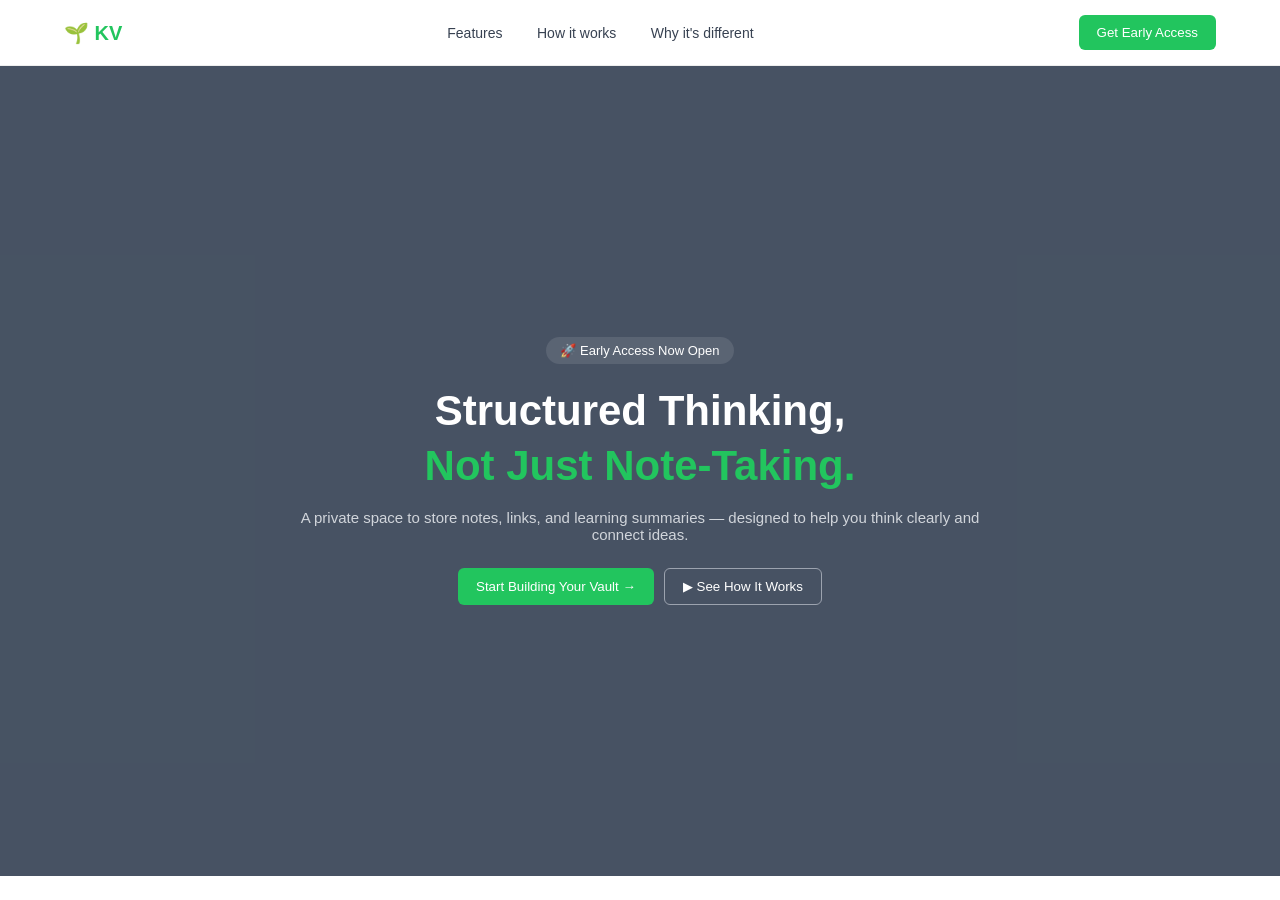
<file: test.html>
<!DOCTYPE html>
<html lang="en">

<head>
    <meta charset="UTF-8" />
    <meta name="viewport" content="width=device-width, initial-scale=1.0" />
    <title>Knowledge Vault</title>

    <style>
        /* RESET */
        * {
            margin: 0;
            padding: 0;
            box-sizing: border-box;
        }

        body {
            font-family: 'Segoe UI', sans-serif;
            color: #1f2937;
        }

        /* CONTAINER */
        .container {
            width: 90%;
            max-width: 1200px;
            margin: auto;
        }

        /* NAVBAR */
        .navbar {
            position: sticky;
            top: 0;
            background: white;
            border-bottom: 1px solid #eee;
            z-index: 1000;
        }

        .nav-wrapper {
            display: flex;
            justify-content: space-between;
            align-items: center;
            padding: 15px 0;
        }

        .logo {
            font-weight: bold;
            font-size: 20px;
        }

        .logo span {
            color: #22c55e;
        }

        .nav-links a {
            margin: 0 15px;
            text-decoration: none;
            color: #374151;
            font-size: 14px;
        }

        .nav-links a:hover {
            color: #22c55e;
        }

        /* BUTTONS */
        .btn-primary {
            background: #22c55e;
            color: white;
            border: none;
            padding: 10px 18px;
            border-radius: 6px;
            cursor: pointer;
            font-weight: 500;
        }

        .btn-primary:hover {
            background: #16a34a;
        }

        .btn-secondary {
            background: transparent;
            color: white;
            border: 1px solid #9ca3af;
            padding: 10px 18px;
            border-radius: 6px;
            cursor: pointer;
        }

        .btn-secondary:hover {
            background: rgba(255, 255, 255, 0.1);
        }

        /* HERO */
        .hero {
            position: relative;
            height: 90vh;
            background: url('https://images.unsplash.com/photo-1522202176988-66273c2fd55f') center/cover no-repeat;
            display: flex;
            align-items: center;
            justify-content: center;
        }

        /* OVERLAY */
        .overlay {
            position: absolute;
            width: 100%;
            height: 100%;
            background: rgba(10, 25, 47, 0.75);
        }

        /* HERO CONTENT */
        .hero-content {
            position: relative;
            text-align: center;
            color: white;
            max-width: 700px;
        }

        /* BADGE */
        .badge {
            display: inline-block;
            background: rgba(255, 255, 255, 0.1);
            padding: 6px 14px;
            border-radius: 20px;
            font-size: 13px;
            margin-bottom: 20px;
        }

        /* TITLE */
        .hero h1 {
            font-size: 42px;
            line-height: 1.3;
            margin-bottom: 15px;
        }

        .hero h1 span {
            color: #22c55e;
        }

        /* TEXT */
        .hero p {
            font-size: 15px;
            color: #d1d5db;
            margin-bottom: 25px;
        }

        /* BUTTON GROUP */
        .hero-buttons {
            display: flex;
            justify-content: center;
            gap: 10px;
            flex-wrap: wrap;
        }

        /* RESPONSIVE */
        @media (max-width: 768px) {
            .nav-links {
                display: none;
            }

            .hero h1 {
                font-size: 30px;
            }
        }
    </style>
</head>

<body>

    <!-- NAVBAR -->
    <header class="navbar">
        <div class="container nav-wrapper">
            <div class="logo">🌱 <span>KV</span></div>

            <nav class="nav-links">
                <a href="#">Features</a>
                <a href="#">How it works</a>
                <a href="#">Why it's different</a>
            </nav>

            <button class="btn-primary">Get Early Access</button>
        </div>
    </header>

    <!-- HERO -->
    <section class="hero">
        <div class="overlay"></div>

        <div class="container hero-content">
            <div class="badge">🚀 Early Access Now Open</div>

            <h1>
                Structured Thinking,<br />
                <span>Not Just Note-Taking.</span>
            </h1>

            <p>
                A private space to store notes, links, and learning summaries —
                designed to help you think clearly and connect ideas.
            </p>

            <div class="hero-buttons">
                <button class="btn-primary">Start Building Your Vault →</button>
                <button class="btn-secondary">▶ See How It Works</button>
            </div>
        </div>
    </section>

</body>

</html>
</file>
